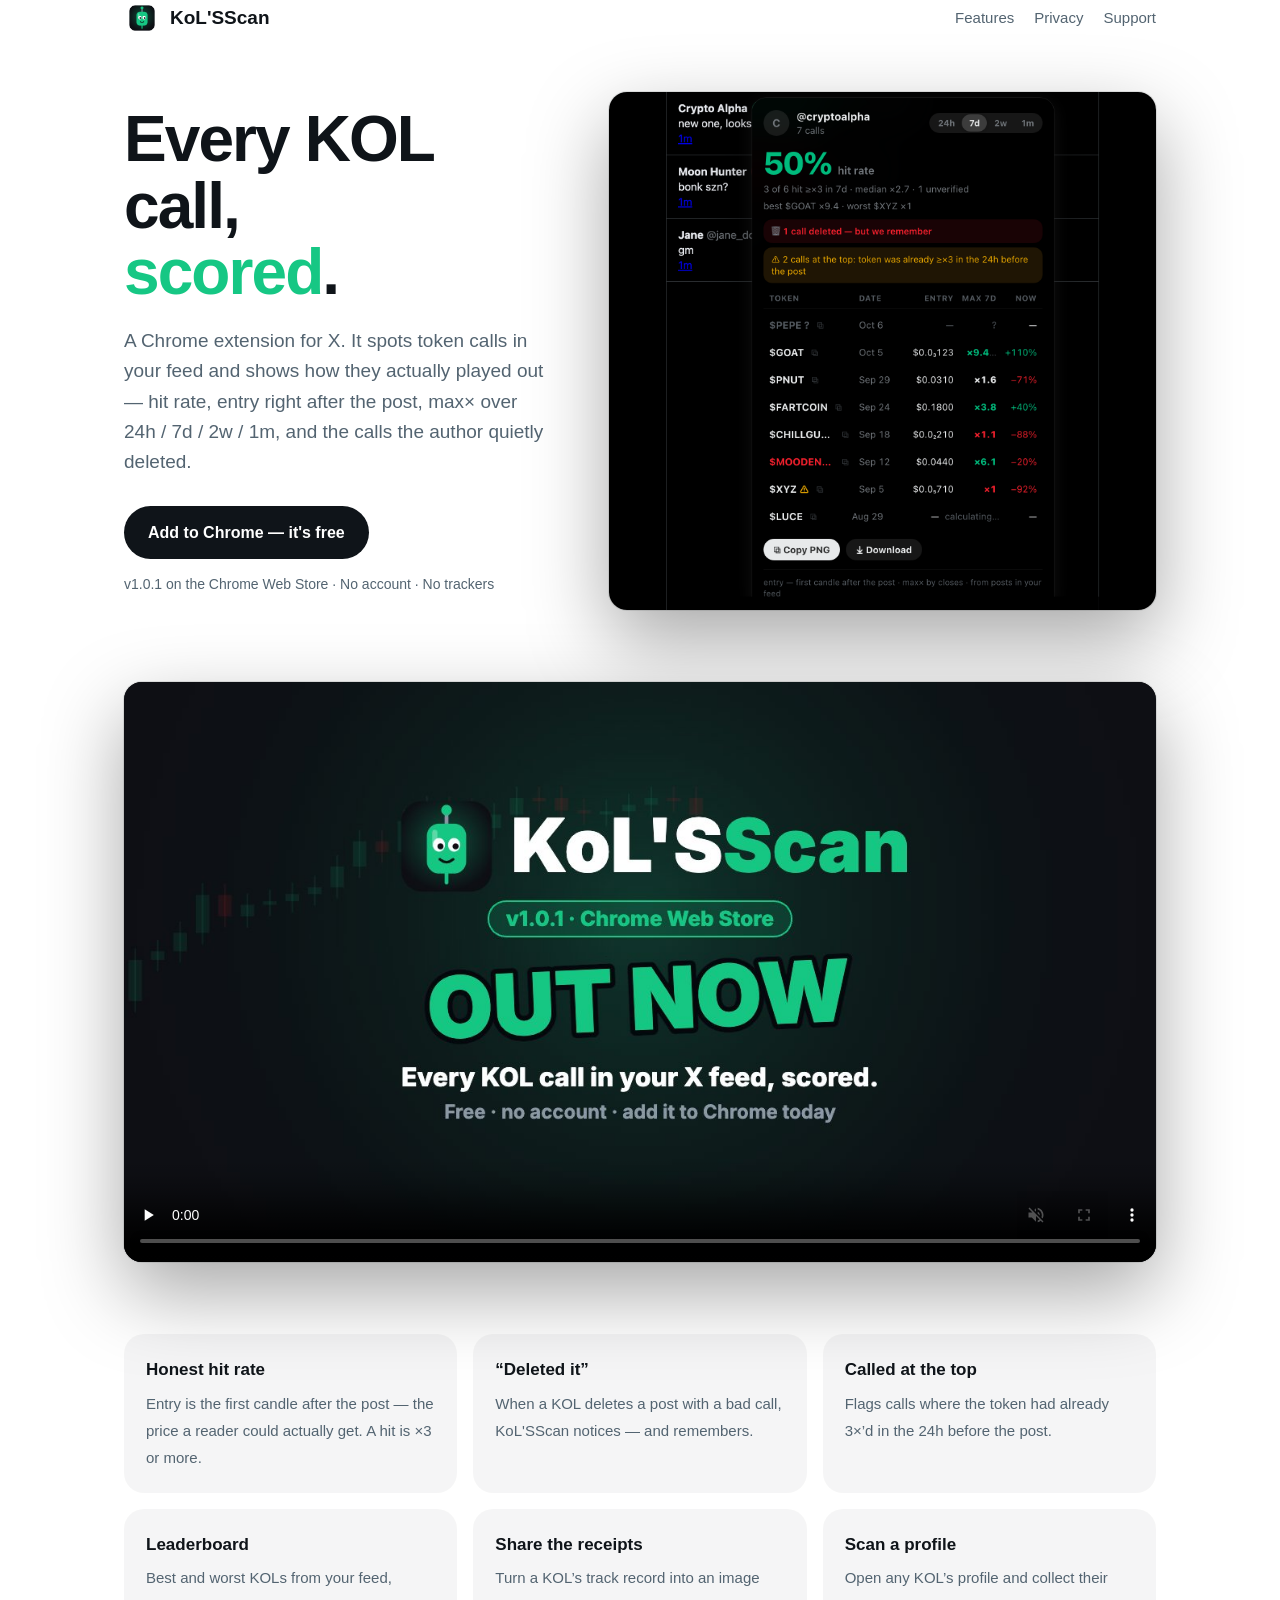
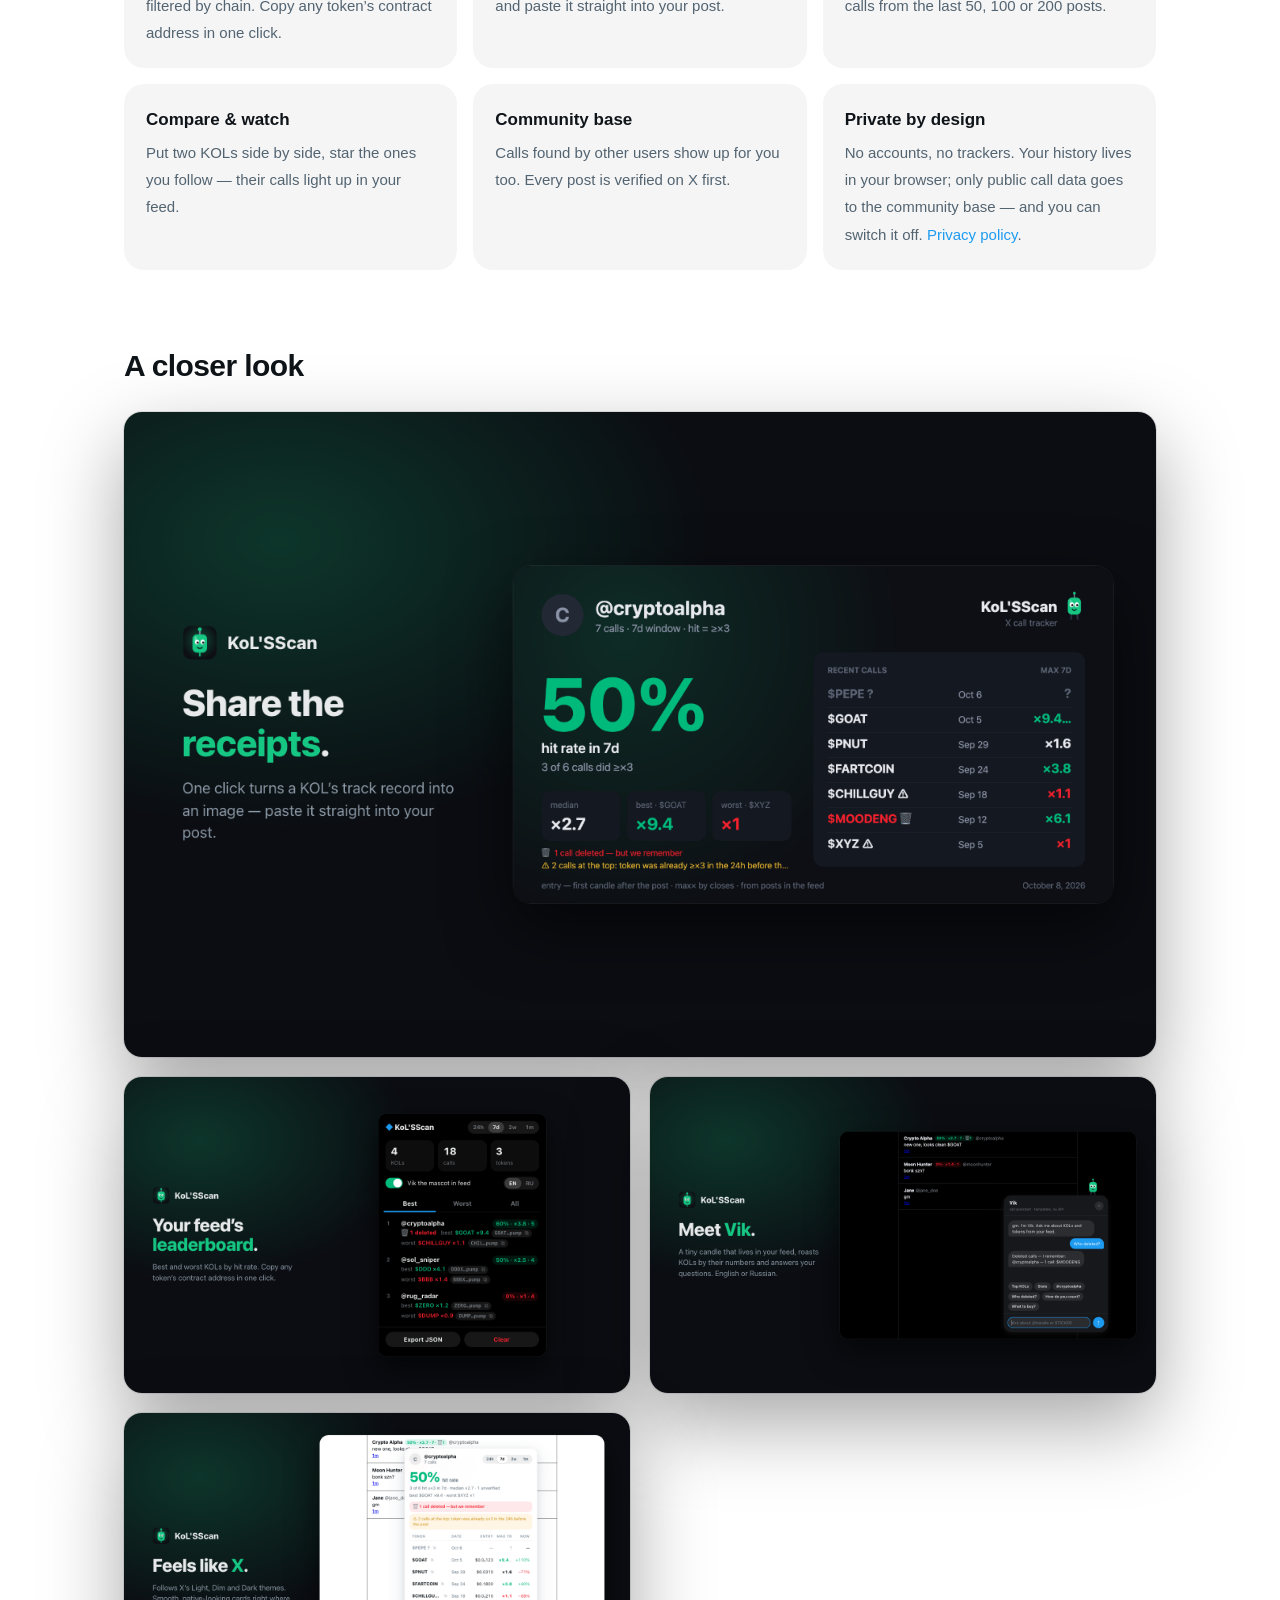
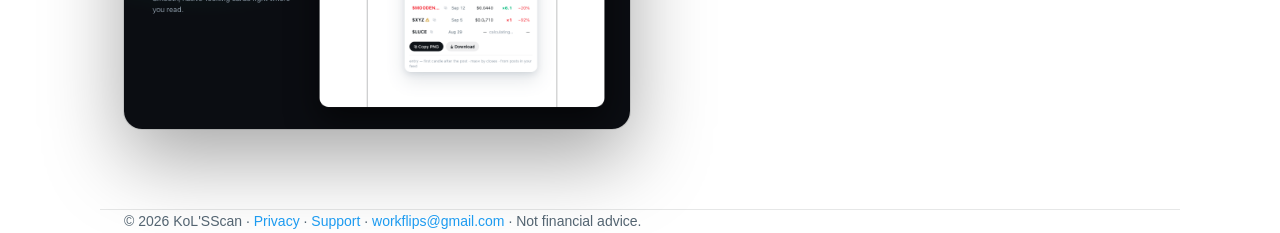
<file: index.html>
<!doctype html>
<html lang="en">
<head>
<meta charset="utf-8">
<meta name="viewport" content="width=device-width,initial-scale=1">
<title>KoL'SScan — every KOL call in your X feed, scored</title>
<meta name="description" content="Chrome extension that tracks token calls in your X feed: KOL hit rate, max× after the post, deleted calls, KOL comparison, shareable stats card. Free on the Chrome Web Store.">
<meta property="og:title" content="KoL'SScan — every KOL call, scored">
<meta property="og:description" content="Hit rate, max× after the post and deleted calls for every KOL in your X feed.">
<meta property="og:image" content="https://kolsscan.xyz/img/screenshot-1-card.png">
<meta name="twitter:card" content="summary_large_image">
<link rel="icon" href="img/favicon.png">
<link rel="stylesheet" href="style.css">
<style>
  .hero { display: grid; grid-template-columns: 1fr 1.25fr; gap: 48px; align-items: center; padding: 56px 0 72px; }
  .hero h1 { font-size: clamp(40px, 6vw, 64px); line-height: 1.04; letter-spacing: -0.03em; margin: 0 0 20px; font-weight: 800; }
  .hero h1 em { font-style: normal; color: var(--green); }
  .hero p { color: var(--dim); font-size: 19px; margin: 0 0 28px; }
  .cta { display: inline-flex; align-items: center; gap: 10px; padding: 14px 24px; border-radius: 999px; background: var(--text); color: var(--bg); font-weight: 800; font-size: 16px; }
  .cta:hover { text-decoration: none; filter: brightness(1.1); }
  .cta.soon { background: var(--elev); color: var(--dim); box-shadow: inset 0 0 0 1px var(--line); cursor: default; }
  .note { margin-top: 14px; color: var(--dim); font-size: 14px; }
  .shot { width: 100%; border-radius: 18px; box-shadow: 0 0 0 1px var(--line), 0 30px 80px rgba(0, 0, 0, .35); display: block; }
  .promo { padding-bottom: 72px; }
  .promo video { aspect-ratio: 16 / 9; background: #0d0f14; }
  .features { display: grid; grid-template-columns: repeat(3, 1fr); gap: 16px; padding-bottom: 72px; }
  .f { padding: 22px; border-radius: 20px; background: var(--elev); }
  .f b { display: block; font-size: 17px; margin-bottom: 6px; }
  .f span { color: var(--dim); font-size: 15px; }
  .gallery { display: grid; grid-template-columns: repeat(2, 1fr); gap: 20px; padding-bottom: 80px; }
  .gallery img:first-child { grid-column: 1 / -1; }
  h2.sec { font-size: 30px; letter-spacing: -0.02em; margin: 0 0 22px; }
  @media (max-width: 820px) {
    .hero { grid-template-columns: 1fr; padding-top: 24px; }
    .features, .gallery { grid-template-columns: 1fr; }
  }
</style>
</head>
<body>
<header class="wrap">
  <a class="brand" href="/"><img src="img/logo.png" alt="">KoL'SScan</a>
  <nav><a href="#features">Features</a><a href="privacy">Privacy</a><a href="support">Support</a></nav>
</header>

<main class="wrap">
  <section class="hero">
    <div>
      <h1>Every KOL call,<br><em>scored</em>.</h1>
      <p>A Chrome extension for X. It spots token calls in your feed and shows how they actually played out — hit rate, entry right after the post, max× over 24h&nbsp;/&nbsp;7d&nbsp;/&nbsp;2w&nbsp;/&nbsp;1m, and the calls the author quietly deleted.</p>
      <a class="cta" href="https://chromewebstore.google.com/detail/kolsscan-%E2%80%94-kol-call-track/dpggfhnpoemnljlchhdnmjdbbobhngdo" target="_blank" rel="noopener">Add to Chrome — it's free</a>
      <div class="note">v1.0.1 on the Chrome Web Store · No account · No trackers</div>
    </div>
    <img class="shot" src="img/hero-card.png" alt="KOL card with hit rate, entries and max× after each call">
  </section>

  <section class="promo">
    <video class="shot" src="video/kolsscan-1.0.1.mp4" poster="video/poster.jpg" controls muted playsinline preload="none" aria-label="KoL'SScan in 20 seconds"></video>
  </section>

  <section id="features" class="features">
    <div class="f"><b>Honest hit rate</b><span>Entry is the first candle after the post — the price a reader could actually get. A hit is ×3 or more.</span></div>
    <div class="f"><b>“Deleted it”</b><span>When a KOL deletes a post with a bad call, KoL'SScan notices — and remembers.</span></div>
    <div class="f"><b>Called at the top</b><span>Flags calls where the token had already 3×’d in the 24h before the post.</span></div>
    <div class="f"><b>Leaderboard</b><span>Best and worst KOLs from your feed, filtered by chain. Copy any token’s contract address in one click.</span></div>
    <div class="f"><b>Share the receipts</b><span>Turn a KOL’s track record into an image and paste it straight into your post.</span></div>
    <div class="f"><b>Scan a profile</b><span>Open any KOL’s profile and collect their calls from the last 50, 100 or 200 posts.</span></div>
    <div class="f"><b>Compare &amp; watch</b><span>Put two KOLs side by side, star the ones you follow — their calls light up in your feed.</span></div>
    <div class="f"><b>Community base</b><span>Calls found by other users show up for you too. Every post is verified on X first.</span></div>
    <div class="f"><b>Private by design</b><span>No accounts, no trackers. Your history lives in your browser; only public call data goes to the community base — and you can switch it off. <a href="privacy">Privacy policy</a>.</span></div>
  </section>

  <h2 class="sec">A closer look</h2>
  <section class="gallery">
    <img class="shot" src="img/screenshot-4-png.png" alt="Shareable PNG stats card">
    <img class="shot" src="img/screenshot-3-popup.png" alt="Popup leaderboard with copyable contract addresses">
    <img class="shot" src="img/screenshot-5-vik.png" alt="Vik the candle mascot and chat">
    <img class="shot" src="img/screenshot-2-light.png" alt="Light theme">
  </section>
</main>

<footer class="wrap">© 2026 KoL'SScan · <a href="privacy">Privacy</a> · <a href="support">Support</a> · <a href="mailto:workflips@gmail.com">workflips@gmail.com</a> · Not financial advice.</footer>
</body>
</html>
</file>
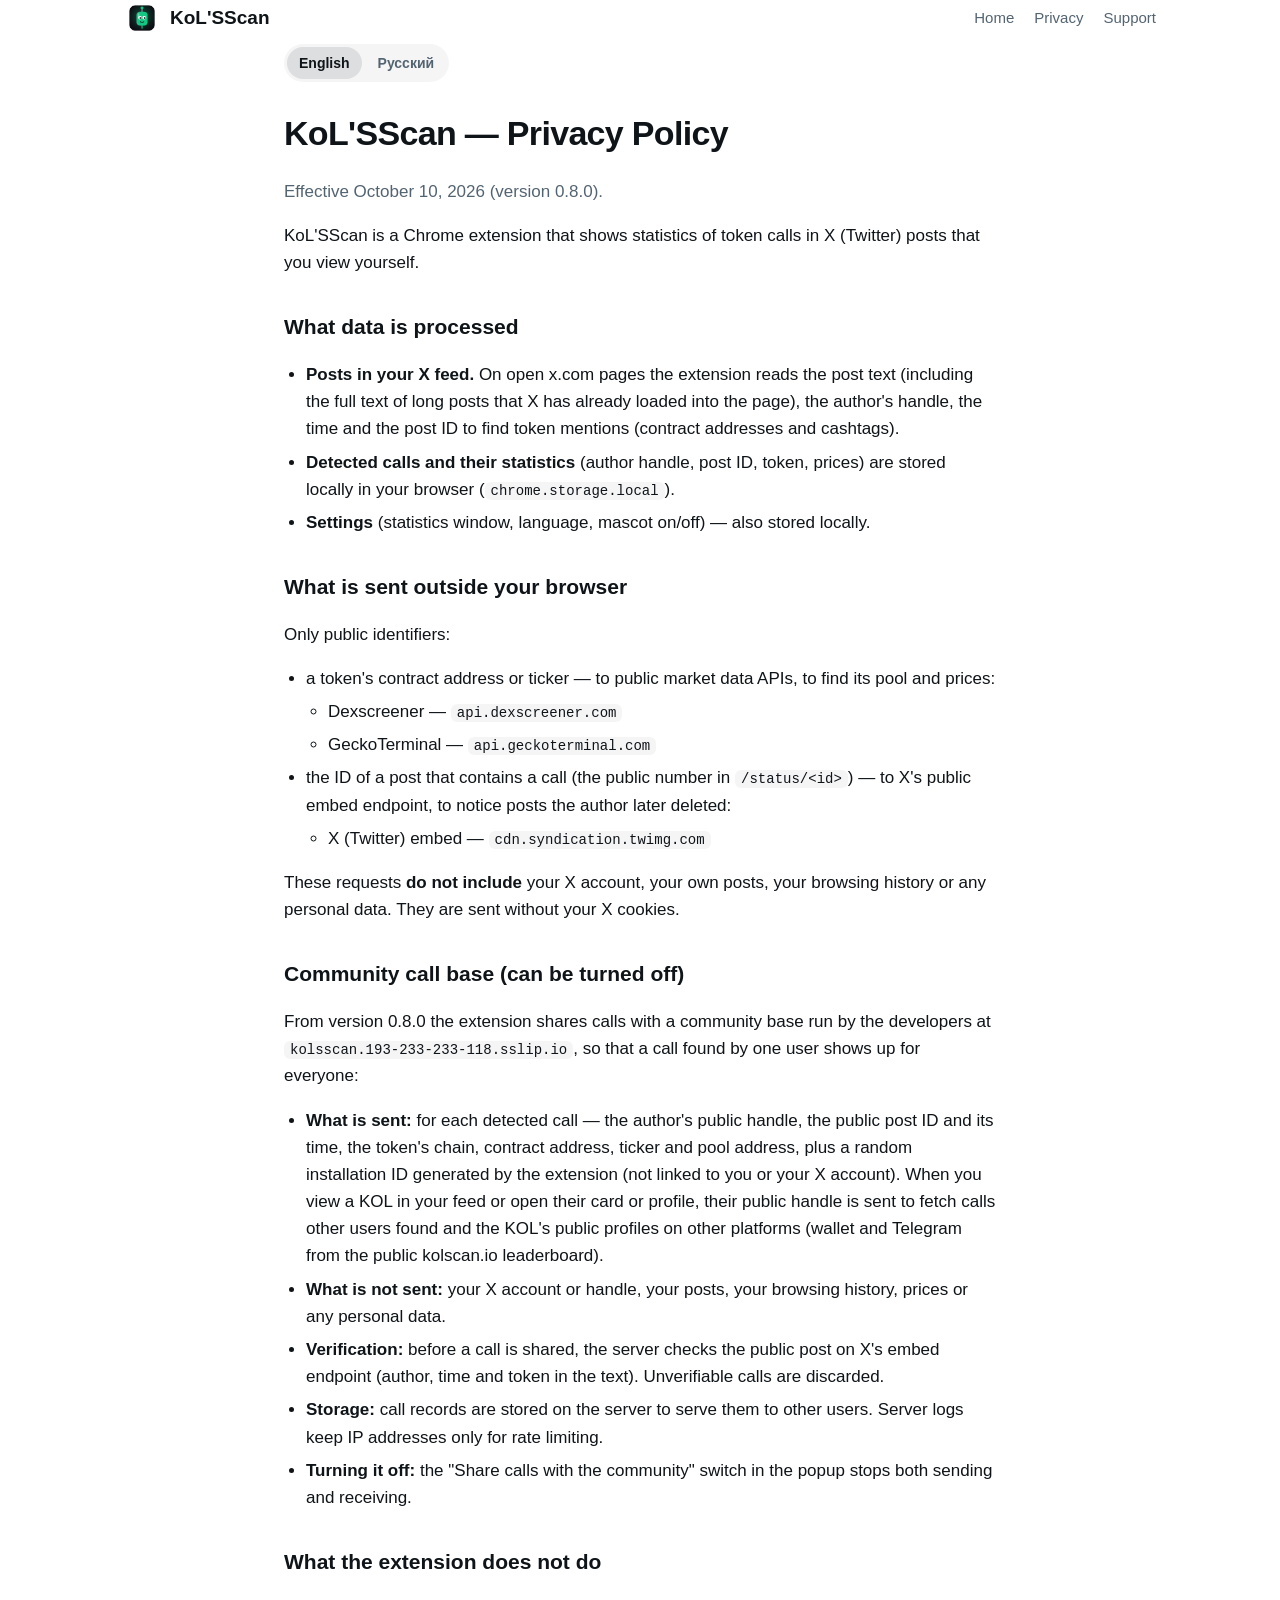
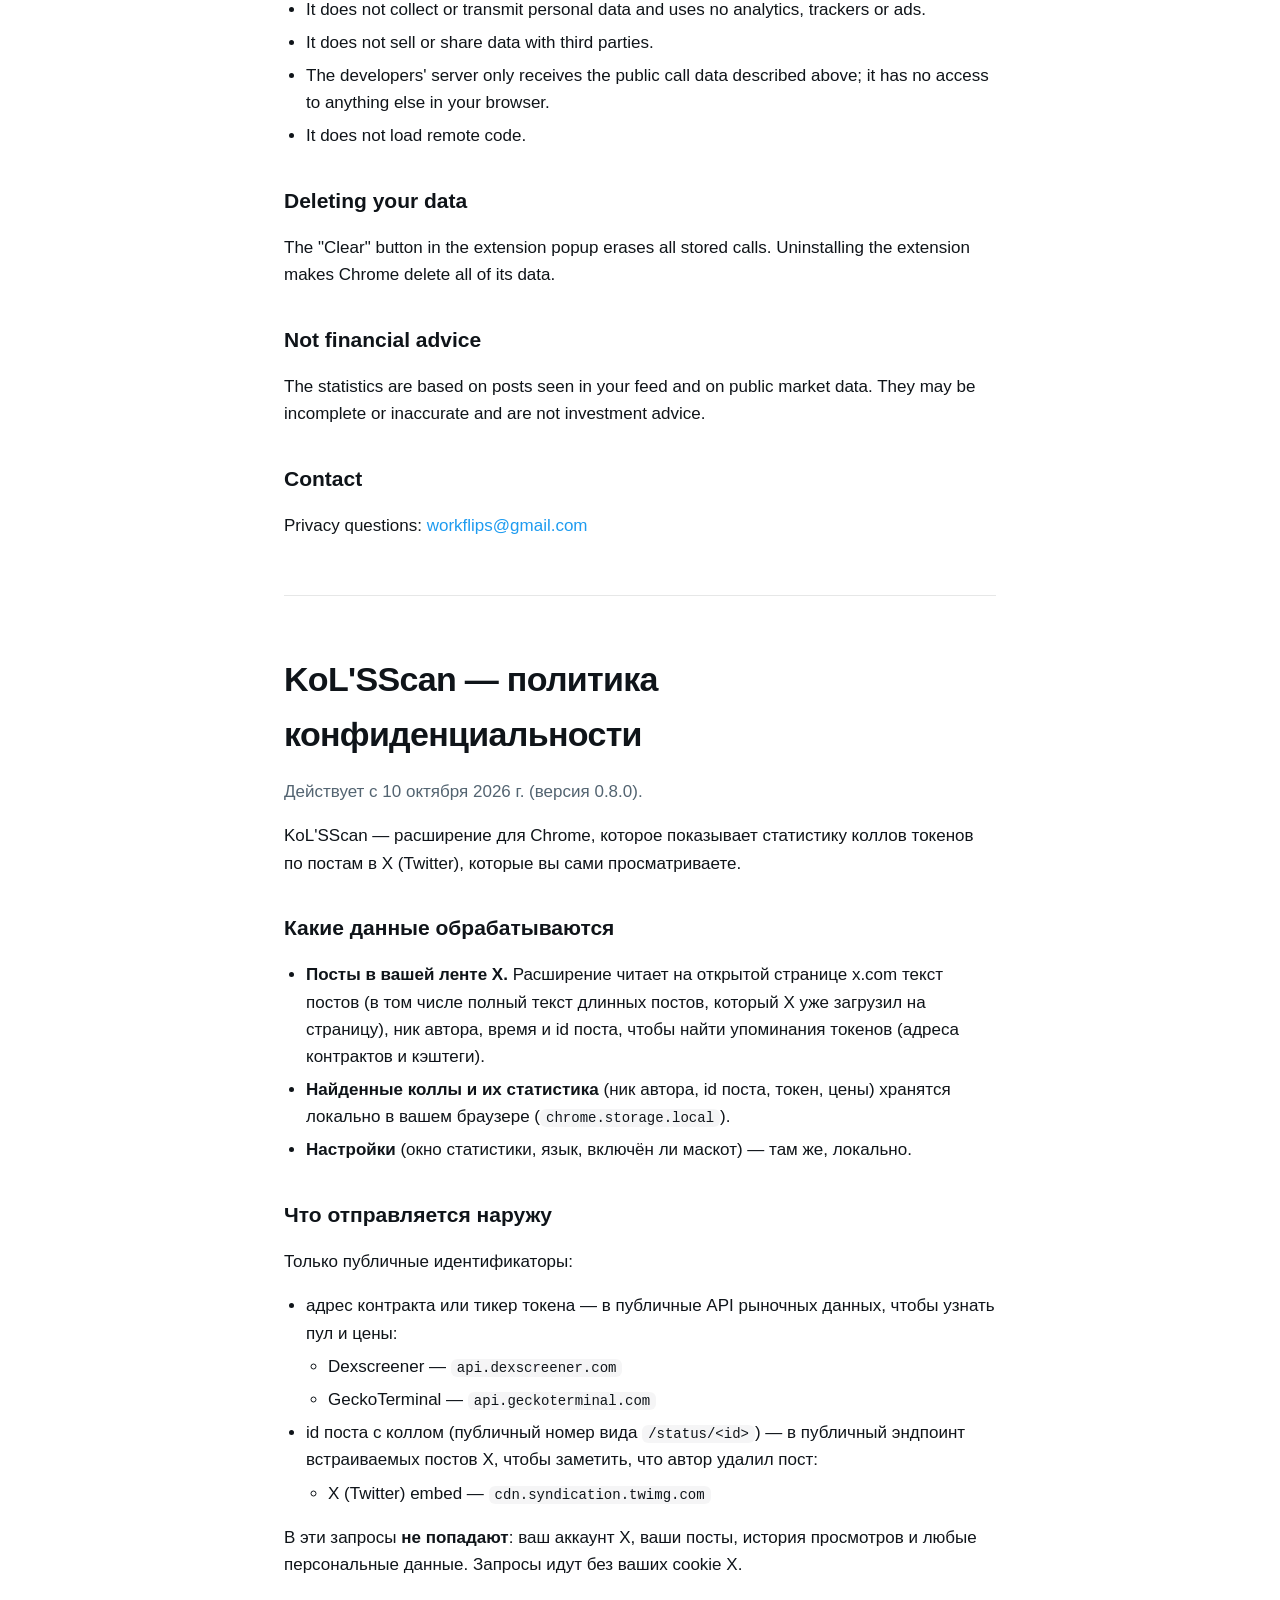
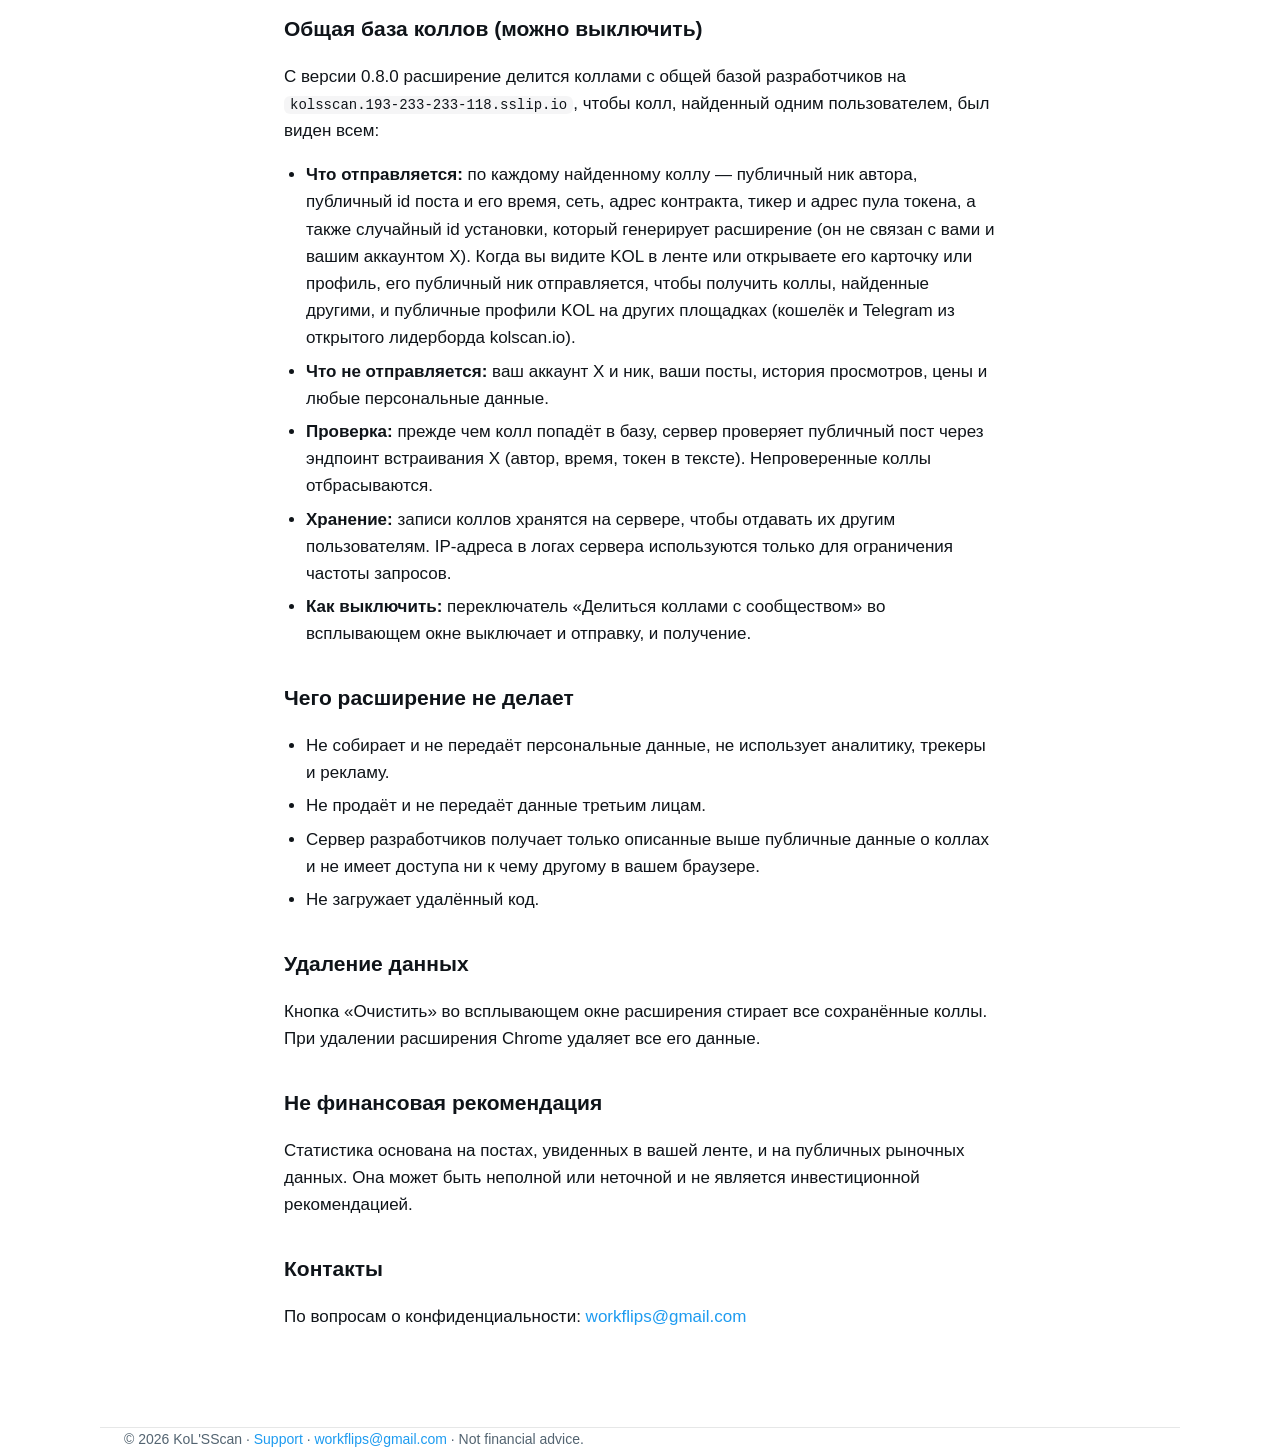
<file: privacy.html>
<!doctype html><html lang="en"><head><meta charset="utf-8"><meta name="viewport" content="width=device-width,initial-scale=1">
<title>Privacy Policy — KoL'SScan</title><meta name="description" content="KoL'SScan privacy policy: what stays in your browser and what the community call base receives.">
<link rel="icon" href="img/favicon.png"><link rel="stylesheet" href="style.css"></head><body>
<header class="wrap"><a class="brand" href="/"><img src="img/logo.png" alt="">KoL'SScan</a><nav><a href="/">Home</a><a href="privacy">Privacy</a><a href="support">Support</a></nav></header>
<main class="doc">
<div class="lang"><a class="on" href="#en">English</a><a href="#ru">Русский</a></div>
<section id="en" lang="en"><h1>KoL'SScan — Privacy Policy</h1>
<p><em>Effective October 10, 2026 (version 0.8.0).</em></p>
<p>KoL'SScan is a Chrome extension that shows statistics of token calls in X (Twitter) posts that you view yourself.</p>
<h2>What data is processed</h2>
<ul>
<li><strong>Posts in your X feed.</strong> On open x.com pages the extension reads the post text (including the full text of long posts that X has already loaded into the page), the author's handle, the time and the post ID to find token mentions (contract addresses and cashtags).</li>
<li><strong>Detected calls and their statistics</strong> (author handle, post ID, token, prices) are stored locally in your browser (<code>chrome.storage.local</code>).</li>
<li><strong>Settings</strong> (statistics window, language, mascot on/off) — also stored locally.</li>
</ul>
<h2>What is sent outside your browser</h2>
<p>Only public identifiers:</p>
<ul>
<li>a token's contract address or ticker — to public market data APIs, to find its pool and prices:</li>
<ul>
<li>Dexscreener — <code>api.dexscreener.com</code></li>
<li>GeckoTerminal — <code>api.geckoterminal.com</code></li>
</ul>
<li>the ID of a post that contains a call (the public number in <code>/status/&lt;id&gt;</code>) — to X's public embed endpoint, to notice posts the author later deleted:</li>
<ul>
<li>X (Twitter) embed — <code>cdn.syndication.twimg.com</code></li>
</ul>
</ul>
<p>These requests <strong>do not include</strong> your X account, your own posts, your browsing history or any personal data. They are sent without your X cookies.</p>
<h2>Community call base (can be turned off)</h2>
<p>From version 0.8.0 the extension shares calls with a community base run by the developers at <code>kolsscan.193-233-233-118.sslip.io</code>, so that a call found by one user shows up for everyone:</p>
<ul>
<li><strong>What is sent:</strong> for each detected call — the author's public handle, the public post ID and its time, the token's chain, contract address, ticker and pool address, plus a random installation ID generated by the extension (not linked to you or your X account). When you view a KOL in your feed or open their card or profile, their public handle is sent to fetch calls other users found and the KOL's public profiles on other platforms (wallet and Telegram from the public kolscan.io leaderboard).</li>
<li><strong>What is not sent:</strong> your X account or handle, your posts, your browsing history, prices or any personal data.</li>
<li><strong>Verification:</strong> before a call is shared, the server checks the public post on X's embed endpoint (author, time and token in the text). Unverifiable calls are discarded.</li>
<li><strong>Storage:</strong> call records are stored on the server to serve them to other users. Server logs keep IP addresses only for rate limiting.</li>
<li><strong>Turning it off:</strong> the "Share calls with the community" switch in the popup stops both sending and receiving.</li>
</ul>
<h2>What the extension does not do</h2>
<ul>
<li>It does not collect or transmit personal data and uses no analytics, trackers or ads.</li>
<li>It does not sell or share data with third parties.</li>
<li>The developers' server only receives the public call data described above; it has no access to anything else in your browser.</li>
<li>It does not load remote code.</li>
</ul>
<h2>Deleting your data</h2>
<p>The "Clear" button in the extension popup erases all stored calls. Uninstalling the extension makes Chrome delete all of its data.</p>
<h2>Not financial advice</h2>
<p>The statistics are based on posts seen in your feed and on public market data. They may be incomplete or inaccurate and are not investment advice.</p>
<h2>Contact</h2>
<p>Privacy questions: <a href="mailto:workflips@gmail.com">workflips@gmail.com</a></p></section>
<hr>
<section id="ru" lang="ru"><h1>KoL'SScan — политика конфиденциальности</h1>
<p><em>Действует с 10 октября 2026 г. (версия 0.8.0).</em></p>
<p>KoL'SScan — расширение для Chrome, которое показывает статистику коллов токенов по постам в X (Twitter), которые вы сами просматриваете.</p>
<h2>Какие данные обрабатываются</h2>
<ul>
<li><strong>Посты в вашей ленте X.</strong> Расширение читает на открытой странице x.com текст постов (в том числе полный текст длинных постов, который X уже загрузил на страницу), ник автора, время и id поста, чтобы найти упоминания токенов (адреса контрактов и кэштеги).</li>
<li><strong>Найденные коллы и их статистика</strong> (ник автора, id поста, токен, цены) хранятся локально в вашем браузере (<code>chrome.storage.local</code>).</li>
<li><strong>Настройки</strong> (окно статистики, язык, включён ли маскот) — там же, локально.</li>
</ul>
<h2>Что отправляется наружу</h2>
<p>Только публичные идентификаторы:</p>
<ul>
<li>адрес контракта или тикер токена — в публичные API рыночных данных, чтобы узнать пул и цены:</li>
<ul>
<li>Dexscreener — <code>api.dexscreener.com</code></li>
<li>GeckoTerminal — <code>api.geckoterminal.com</code></li>
</ul>
<li>id поста с коллом (публичный номер вида <code>/status/&lt;id&gt;</code>) — в публичный эндпоинт встраиваемых постов X, чтобы заметить, что автор удалил пост:</li>
<ul>
<li>X (Twitter) embed — <code>cdn.syndication.twimg.com</code></li>
</ul>
</ul>
<p>В эти запросы <strong>не попадают</strong>: ваш аккаунт X, ваши посты, история просмотров и любые персональные данные. Запросы идут без ваших cookie X.</p>
<h2>Общая база коллов (можно выключить)</h2>
<p>С версии 0.8.0 расширение делится коллами с общей базой разработчиков на <code>kolsscan.193-233-233-118.sslip.io</code>, чтобы колл, найденный одним пользователем, был виден всем:</p>
<ul>
<li><strong>Что отправляется:</strong> по каждому найденному коллу — публичный ник автора, публичный id поста и его время, сеть, адрес контракта, тикер и адрес пула токена, а также случайный id установки, который генерирует расширение (он не связан с вами и вашим аккаунтом X). Когда вы видите KOL в ленте или открываете его карточку или профиль, его публичный ник отправляется, чтобы получить коллы, найденные другими, и публичные профили KOL на других площадках (кошелёк и Telegram из открытого лидерборда kolscan.io).</li>
<li><strong>Что не отправляется:</strong> ваш аккаунт X и ник, ваши посты, история просмотров, цены и любые персональные данные.</li>
<li><strong>Проверка:</strong> прежде чем колл попадёт в базу, сервер проверяет публичный пост через эндпоинт встраивания X (автор, время, токен в тексте). Непроверенные коллы отбрасываются.</li>
<li><strong>Хранение:</strong> записи коллов хранятся на сервере, чтобы отдавать их другим пользователям. IP-адреса в логах сервера используются только для ограничения частоты запросов.</li>
<li><strong>Как выключить:</strong> переключатель «Делиться коллами с сообществом» во всплывающем окне выключает и отправку, и получение.</li>
</ul>
<h2>Чего расширение не делает</h2>
<ul>
<li>Не собирает и не передаёт персональные данные, не использует аналитику, трекеры и рекламу.</li>
<li>Не продаёт и не передаёт данные третьим лицам.</li>
<li>Сервер разработчиков получает только описанные выше публичные данные о коллах и не имеет доступа ни к чему другому в вашем браузере.</li>
<li>Не загружает удалённый код.</li>
</ul>
<h2>Удаление данных</h2>
<p>Кнопка «Очистить» во всплывающем окне расширения стирает все сохранённые коллы. При удалении расширения Chrome удаляет все его данные.</p>
<h2>Не финансовая рекомендация</h2>
<p>Статистика основана на постах, увиденных в вашей ленте, и на публичных рыночных данных. Она может быть неполной или неточной и не является инвестиционной рекомендацией.</p>
<h2>Контакты</h2>
<p>По вопросам о конфиденциальности: <a href="mailto:workflips@gmail.com">workflips@gmail.com</a></p></section>
</main>
<footer class="wrap">© 2026 KoL'SScan · <a href="support">Support</a> · <a href="mailto:workflips@gmail.com">workflips@gmail.com</a> · Not financial advice.</footer>
</body></html>
</file>
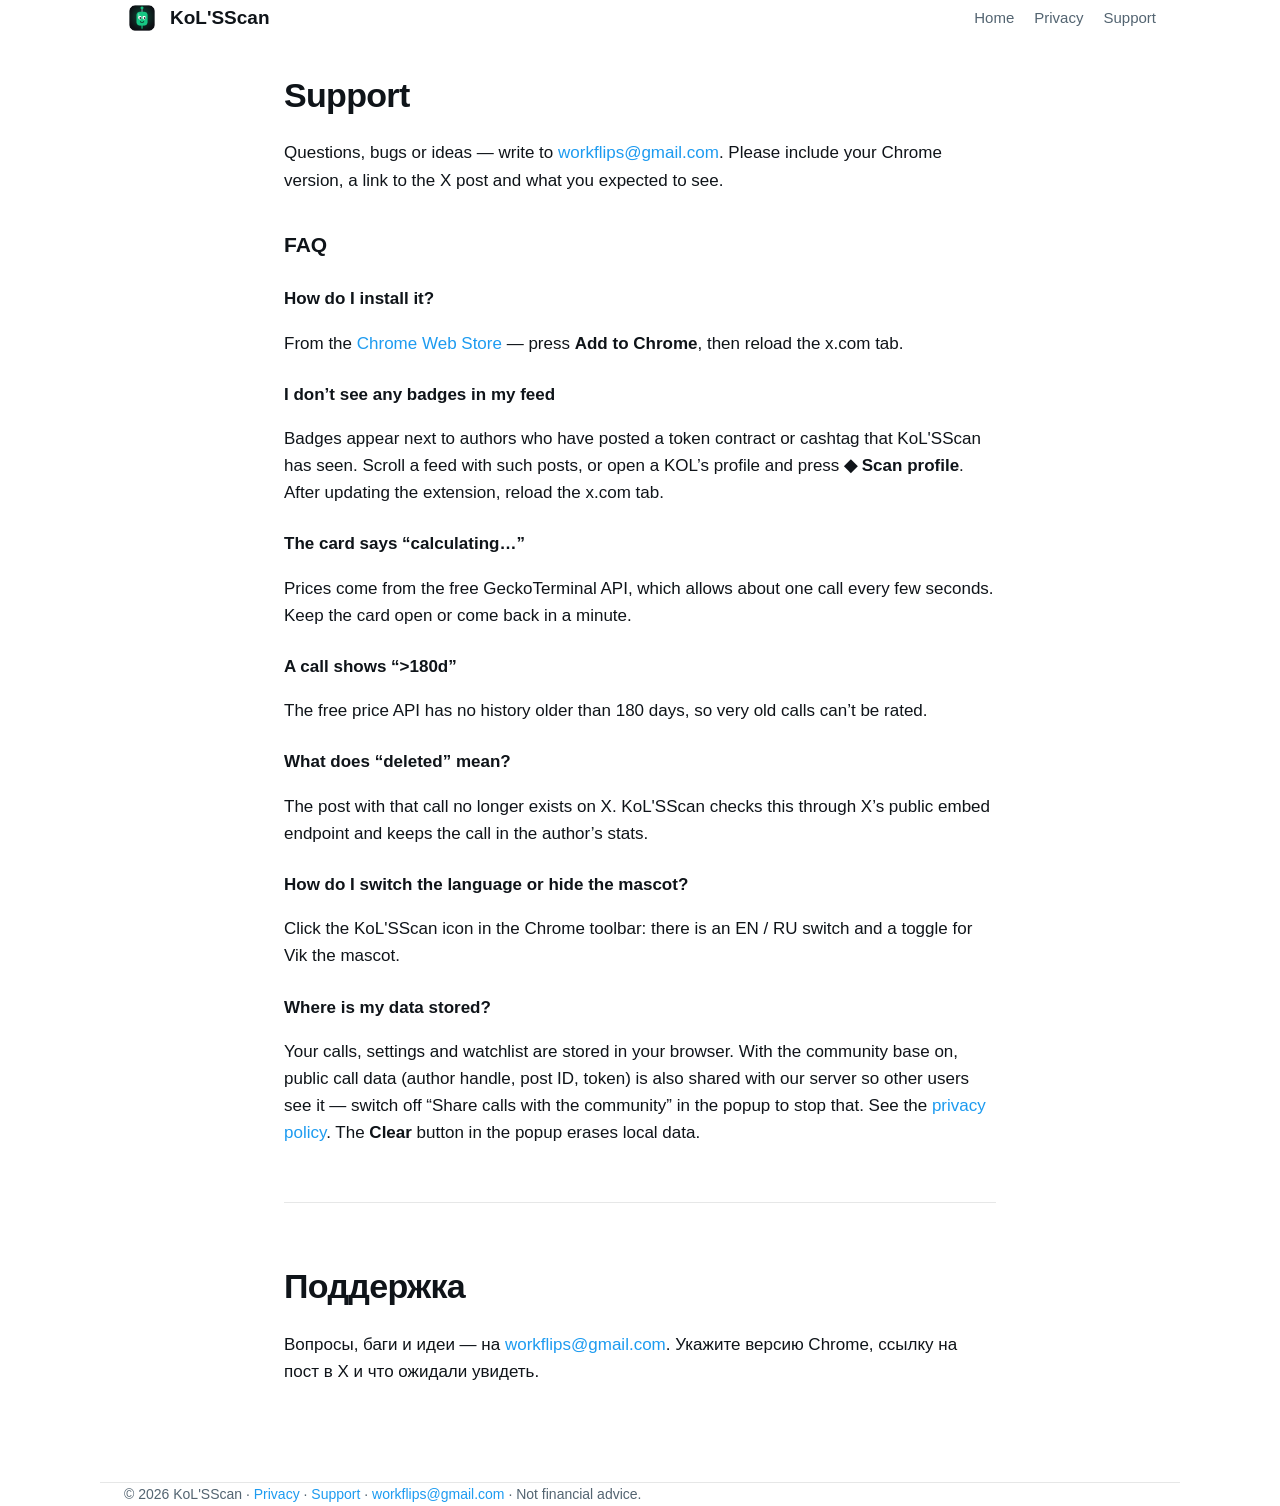
<file: support.html>
<!doctype html><html lang="en"><head><meta charset="utf-8"><meta name="viewport" content="width=device-width,initial-scale=1">
<title>Support — KoL'SScan</title><meta name="description" content="KoL'SScan support: contact and FAQ.">
<link rel="icon" href="img/favicon.png"><link rel="stylesheet" href="style.css"></head><body>
<header class="wrap"><a class="brand" href="/"><img src="img/logo.png" alt="">KoL'SScan</a><nav><a href="/">Home</a><a href="privacy">Privacy</a><a href="support">Support</a></nav></header>
<main class="doc">
<h1>Support</h1>
<p>Questions, bugs or ideas — write to <a href="mailto:workflips@gmail.com">workflips@gmail.com</a>. Please include your Chrome version, a link to the X post and what you expected to see.</p>

<h2>FAQ</h2>
<h2 style="font-size:17px;margin-top:24px">How do I install it?</h2>
<p>From the <a href="https://chromewebstore.google.com/detail/kolsscan-%E2%80%94-kol-call-track/dpggfhnpoemnljlchhdnmjdbbobhngdo">Chrome Web Store</a> — press <strong>Add to Chrome</strong>, then reload the x.com tab.</p>
<h2 style="font-size:17px;margin-top:24px">I don’t see any badges in my feed</h2>
<p>Badges appear next to authors who have posted a token contract or cashtag that KoL'SScan has seen. Scroll a feed with such posts, or open a KOL’s profile and press <strong>◆ Scan profile</strong>. After updating the extension, reload the x.com tab.</p>
<h2 style="font-size:17px;margin-top:24px">The card says “calculating…”</h2>
<p>Prices come from the free GeckoTerminal API, which allows about one call every few seconds. Keep the card open or come back in a minute.</p>
<h2 style="font-size:17px;margin-top:24px">A call shows “&gt;180d”</h2>
<p>The free price API has no history older than 180 days, so very old calls can’t be rated.</p>
<h2 style="font-size:17px;margin-top:24px">What does “deleted” mean?</h2>
<p>The post with that call no longer exists on X. KoL'SScan checks this through X’s public embed endpoint and keeps the call in the author’s stats.</p>
<h2 style="font-size:17px;margin-top:24px">How do I switch the language or hide the mascot?</h2>
<p>Click the KoL'SScan icon in the Chrome toolbar: there is an EN / RU switch and a toggle for Vik the mascot.</p>
<h2 style="font-size:17px;margin-top:24px">Where is my data stored?</h2>
<p>Your calls, settings and watchlist are stored in your browser. With the community base on, public call data (author handle, post ID, token) is also shared with our server so other users see it — switch off “Share calls with the community” in the popup to stop that. See the <a href="privacy">privacy policy</a>. The <strong>Clear</strong> button in the popup erases local data.</p>

<hr>
<section lang="ru">
<h1>Поддержка</h1>
<p>Вопросы, баги и идеи — на <a href="mailto:workflips@gmail.com">workflips@gmail.com</a>. Укажите версию Chrome, ссылку на пост в X и что ожидали увидеть.</p>
</section>
</main>
<footer class="wrap">© 2026 KoL'SScan · <a href="privacy">Privacy</a> · <a href="support">Support</a> · <a href="mailto:workflips@gmail.com">workflips@gmail.com</a> · Not financial advice.</footer>
</body></html>
</file>
<file: style.css>
:root{--bg:#0b0d12;--elev:rgba(255,255,255,.05);--line:rgba(255,255,255,.1);--text:#e7e9ea;--dim:#8b98a5;--green:#16c784;--blue:#1d9bf0;color-scheme:dark}
@media (prefers-color-scheme:light){:root{--bg:#fff;--elev:rgba(15,20,25,.04);--line:rgba(15,20,25,.1);--text:#0f1419;--dim:#536471;color-scheme:light}}
*{box-sizing:border-box}html{-webkit-font-smoothing:antialiased}
body{margin:0;background:var(--bg);color:var(--text);font:17px/1.6 -apple-system,BlinkMacSystemFont,"Segoe UI",Roboto,Helvetica,Arial,sans-serif}
a{color:var(--blue);text-decoration:none}a:hover{text-decoration:underline}
.wrap{max-width:1080px;margin:0 auto;padding:0 24px}
header{display:flex;align-items:center;justify-content:space-between;padding:22px 0}
.brand{display:flex;align-items:center;gap:10px;font-weight:800;font-size:19px;color:var(--text)}.brand img{width:36px;height:36px}
nav a{color:var(--dim);margin-left:20px;font-size:15px}
code{font:14px ui-monospace,"SF Mono",Menlo,monospace;background:var(--elev);padding:1px 6px;border-radius:6px}

.doc{max-width:760px;margin:0 auto;padding:8px 24px 80px}
.doc h1{font-size:34px;letter-spacing:-.02em;margin:24px 0 8px}
.doc h2{font-size:21px;margin:34px 0 8px}
.doc p,.doc li{color:var(--text)}.doc em{color:var(--dim);font-style:normal}
.doc ul{padding-left:22px}.doc li{margin:6px 0}
.lang{display:inline-flex;gap:4px;padding:3px;border-radius:999px;background:var(--elev);font-size:14px;font-weight:700}
.lang a{padding:5px 12px;border-radius:999px;color:var(--dim)}.lang a.on{background:var(--line);color:var(--text)}
hr{border:0;border-top:1px solid var(--line);margin:56px 0}
footer{padding:32px 0 48px;color:var(--dim);font-size:14px;border-top:1px solid var(--line)}
</file>
